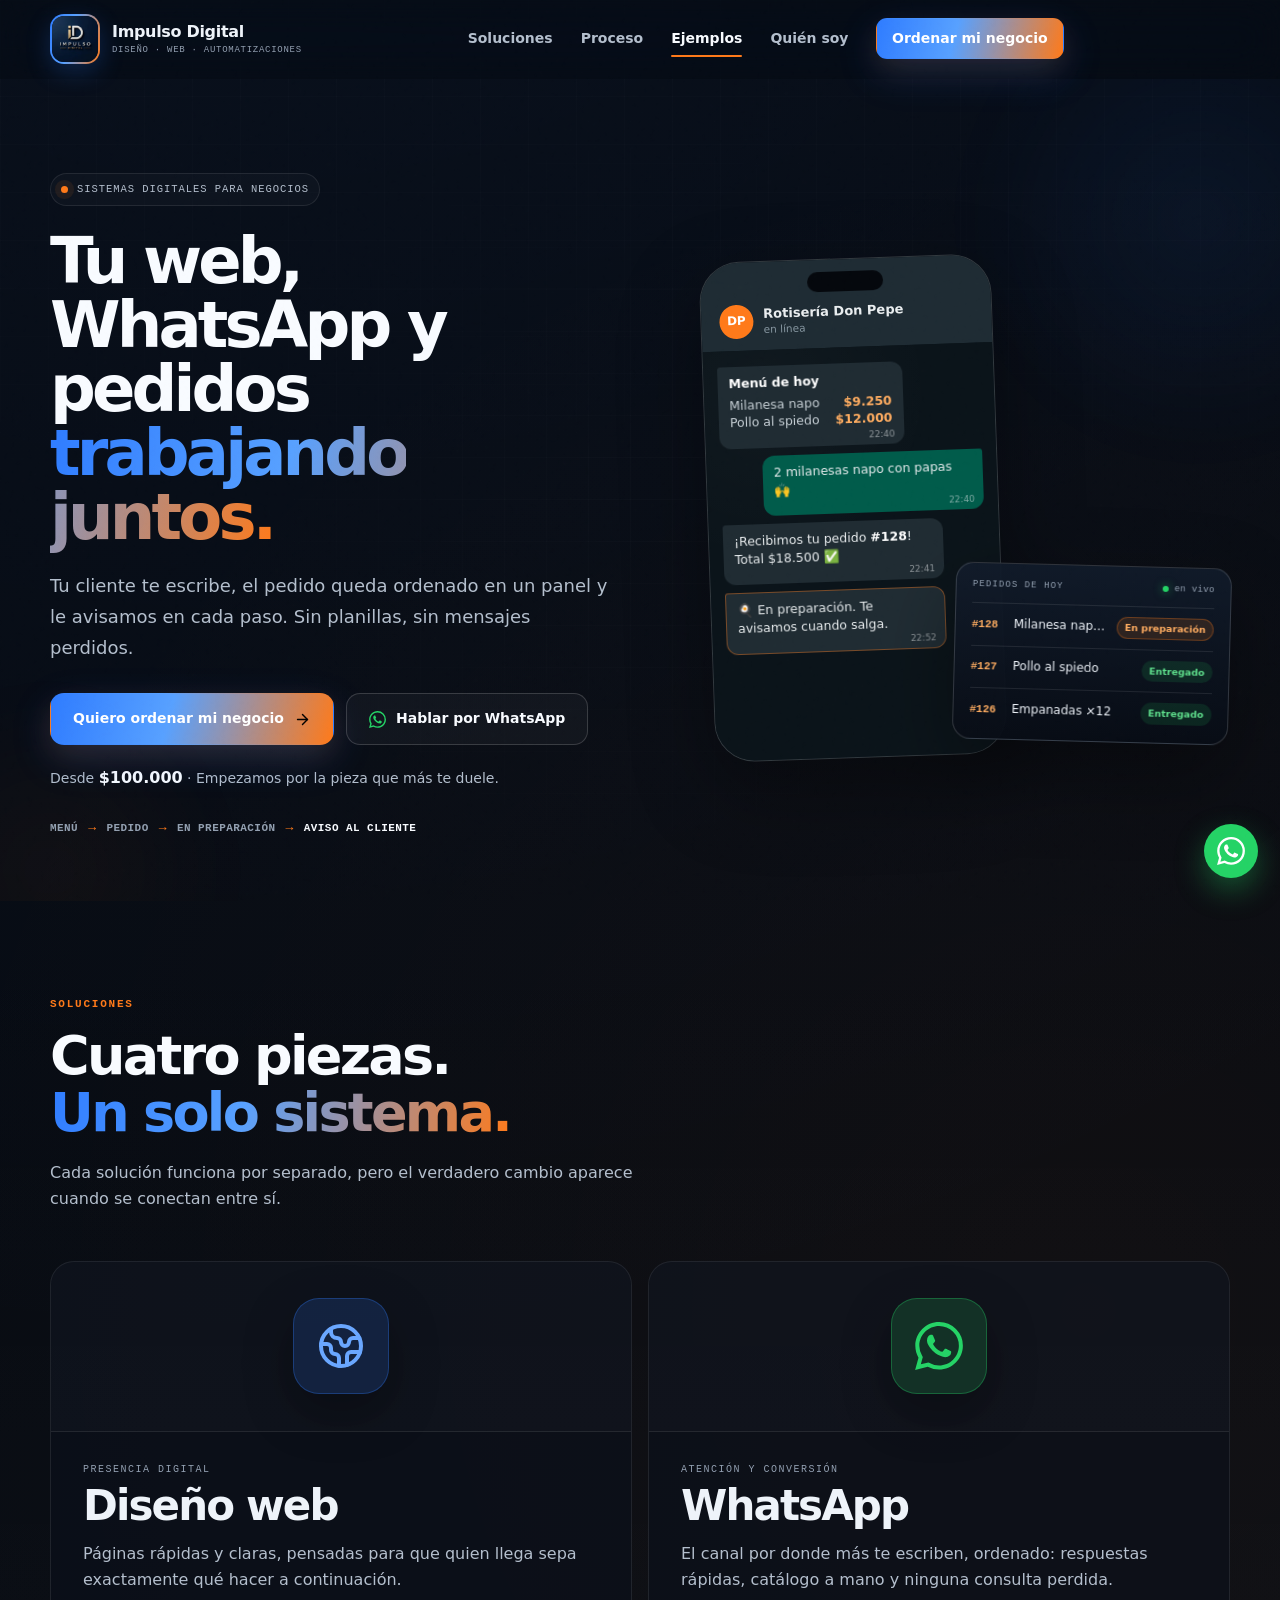
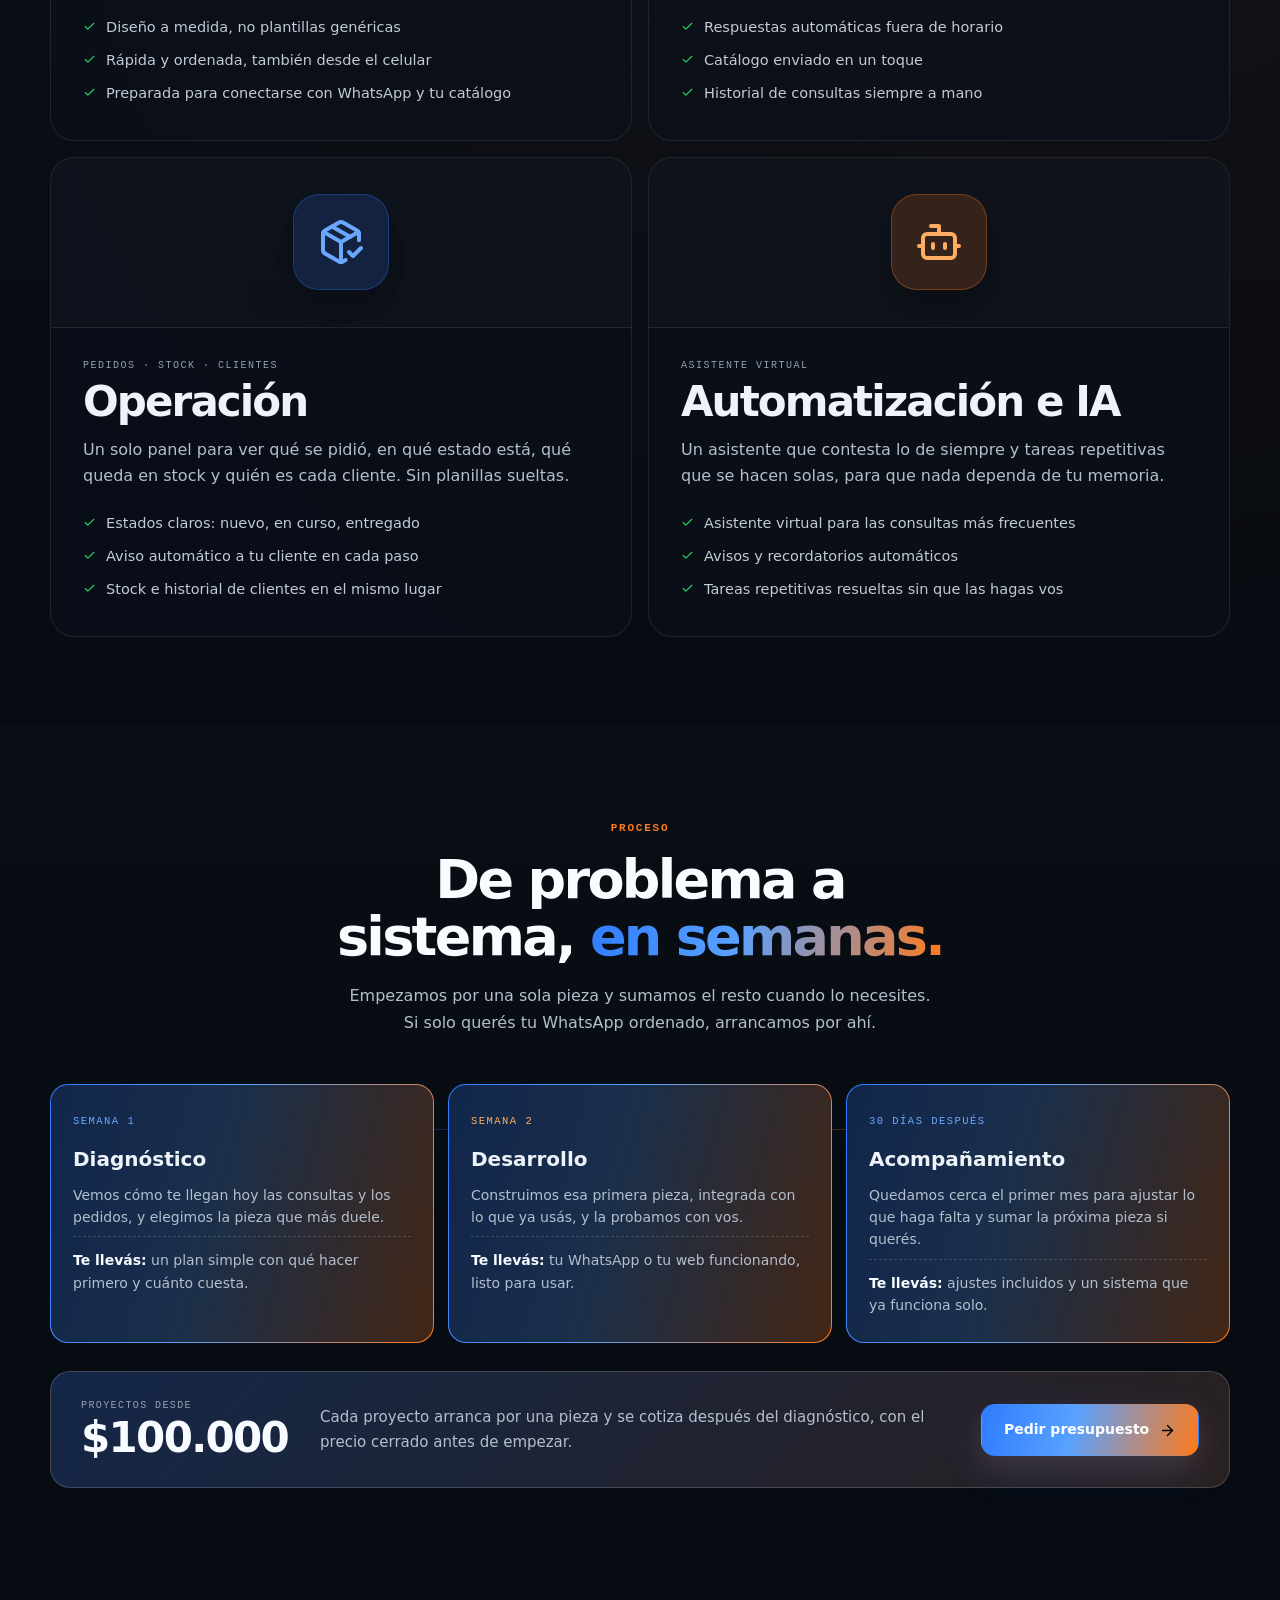
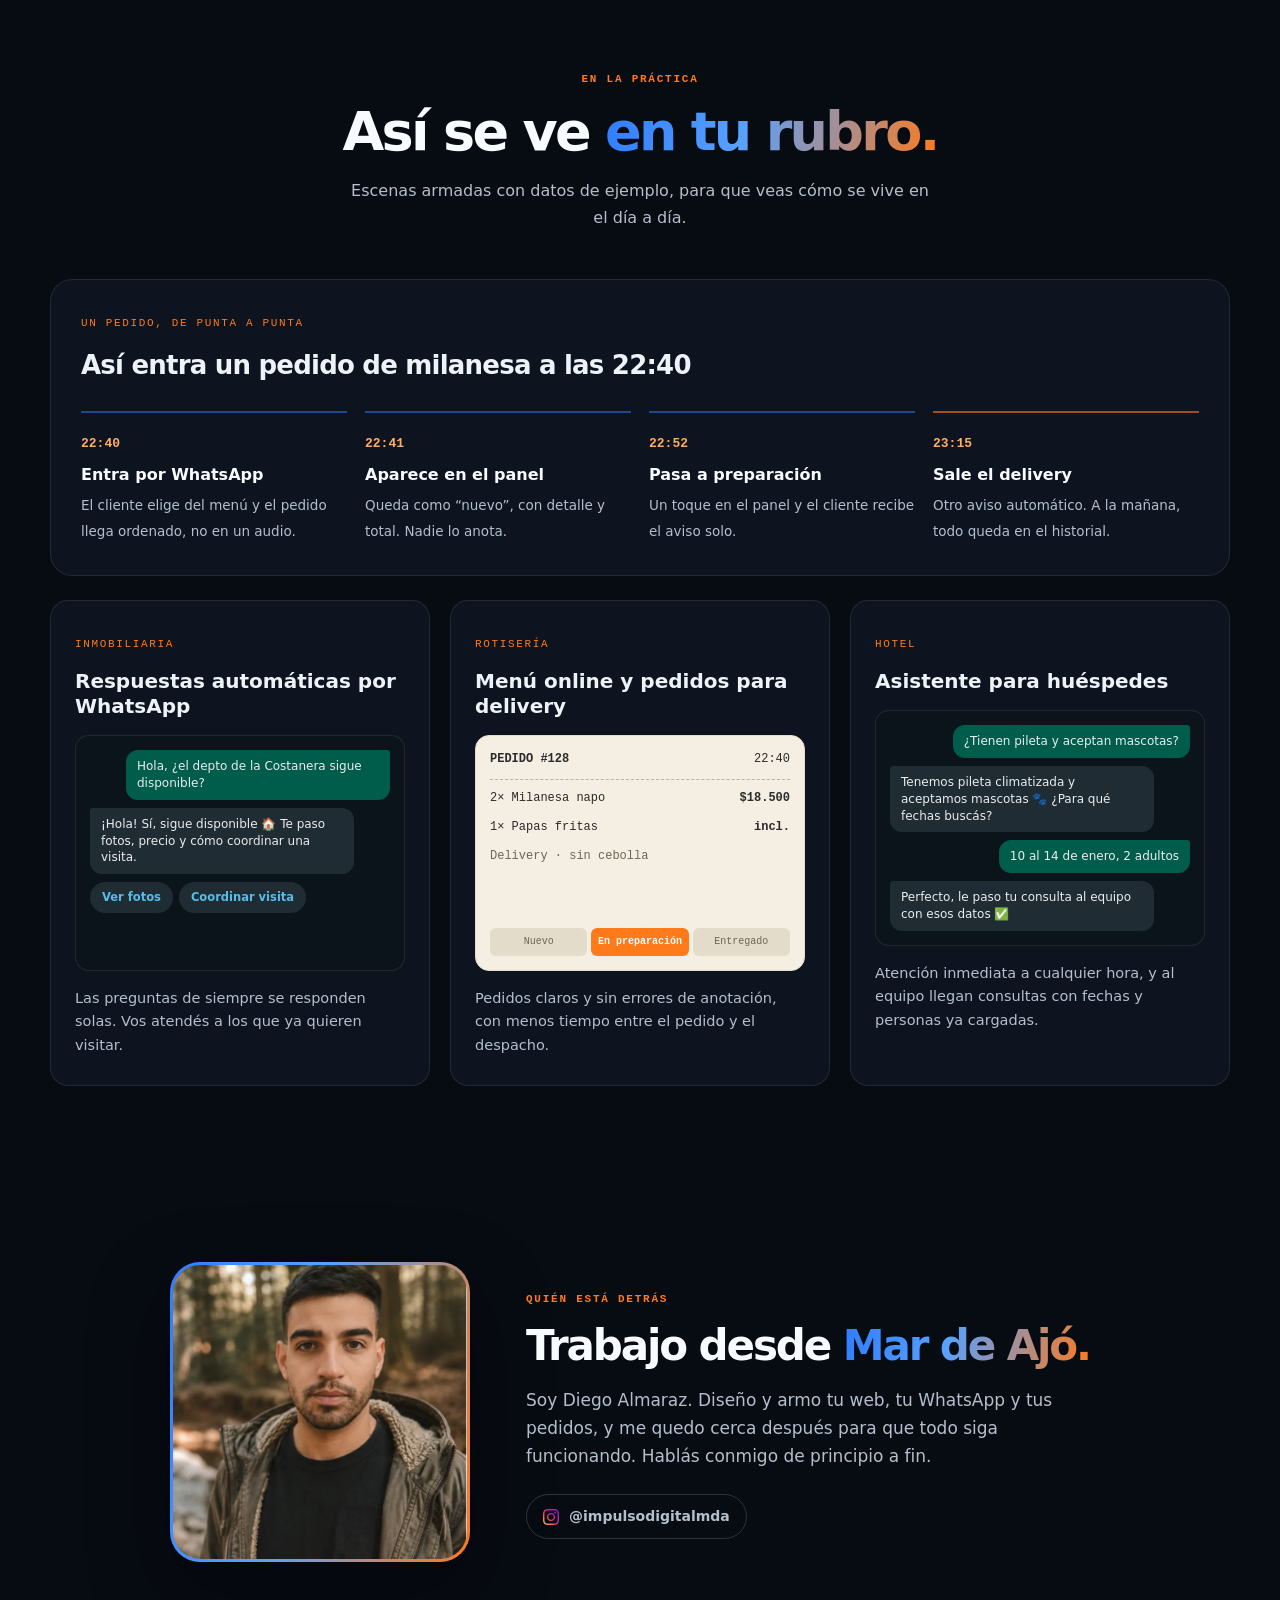
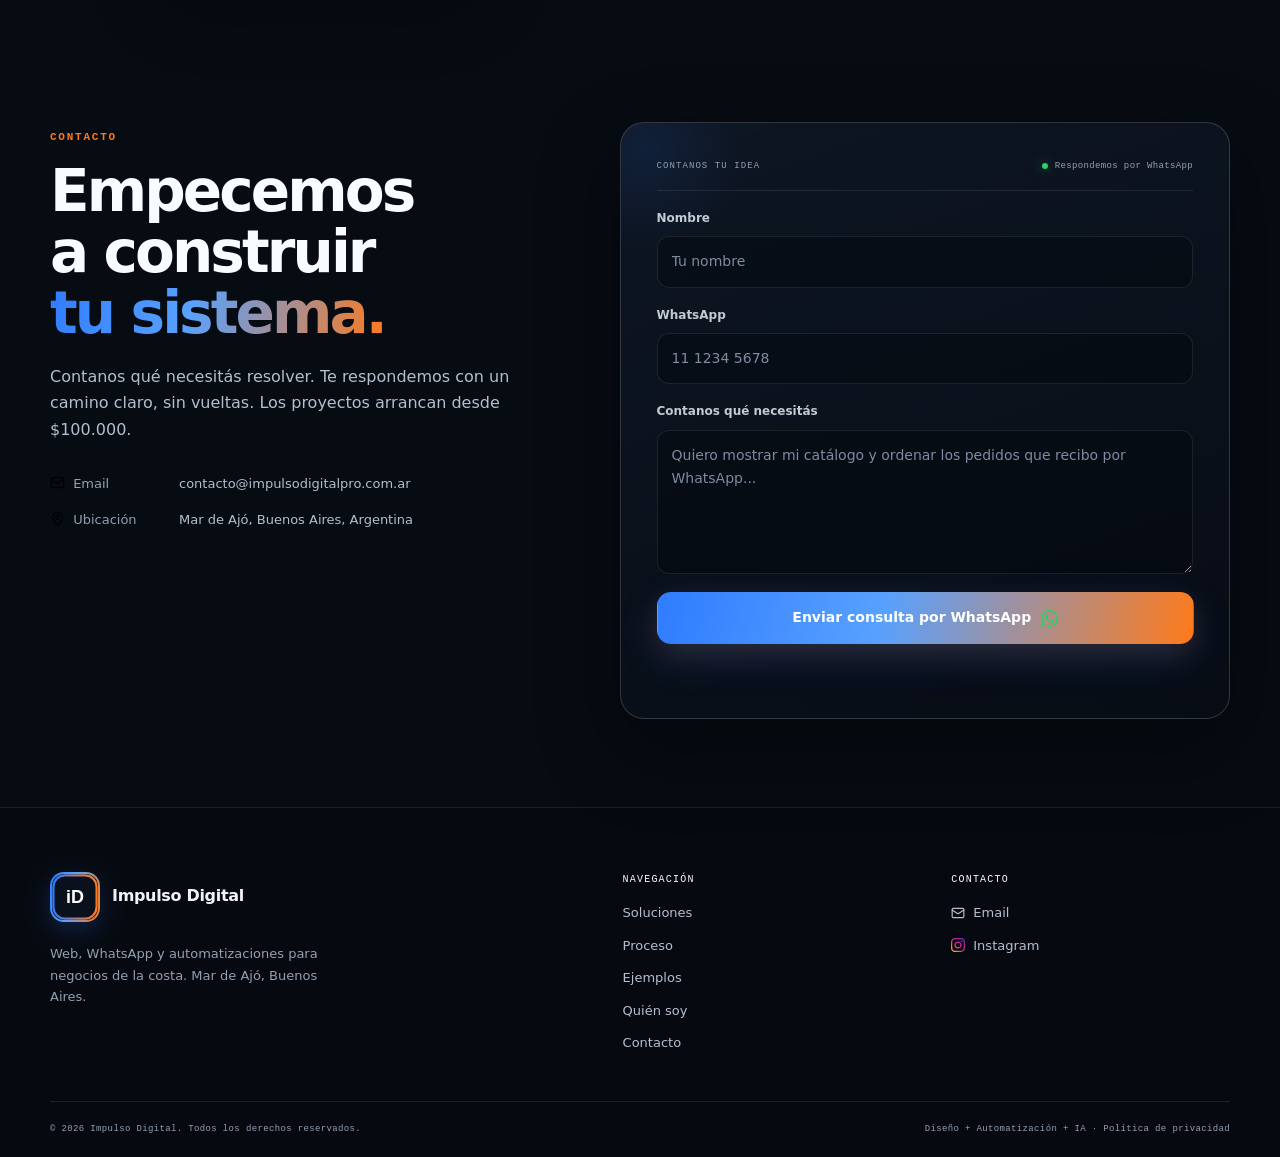
<file: index.html>
<!DOCTYPE html>

<html lang="es">
<head>
<meta charset="utf-8"/>
<meta content="width=device-width, initial-scale=1.0" name="viewport"/>
<!-- Google tag (gtag.js) -->
<script async src="https://www.googletagmanager.com/gtag/js?id=G-699Q8JJ334"></script>
<script>
  window.dataLayer = window.dataLayer || [];
  function gtag(){dataLayer.push(arguments);}
  gtag('js', new Date());

  gtag('config', 'G-699Q8JJ334');
</script>
<meta content="#070b12" name="theme-color"/>
<title>Impulso Digital — Diseño web, WhatsApp y automatizaciones para tu negocio</title>
<meta content="Conectamos tu web, WhatsApp, catálogo y gestión de pedidos en un solo sistema. Diseño de páginas y automatizaciones a medida para que tu negocio crezca sin perder consultas en el camino." name="description"/>
<link href="assets/images/favicon.svg" rel="icon" type="image/svg+xml"/>
<link href="https://impulsodigitalpro.com.ar/" rel="canonical"/>
<meta content="website" property="og:type"/>
<meta content="Impulso Digital" property="og:site_name"/>
<meta content="es_AR" property="og:locale"/>
<meta content="https://impulsodigitalpro.com.ar/" property="og:url"/>
<meta content="Impulso Digital — Diseño web, WhatsApp y automatizaciones" property="og:title"/>
<meta content="Conectamos tu web, WhatsApp, catálogo y gestión de pedidos en un solo sistema." property="og:description"/>
<meta content="https://impulsodigitalpro.com.ar/assets/images/og.png" property="og:image"/>
<meta content="1200" property="og:image:width"/>
<meta content="630" property="og:image:height"/>
<meta content="Impulso Digital: tu web, WhatsApp y pedidos trabajando juntos" property="og:image:alt"/>
<meta content="summary_large_image" name="twitter:card"/>
<meta content="Impulso Digital — Tu web, WhatsApp y pedidos trabajando juntos" name="twitter:title"/>
<meta content="Web, WhatsApp y pedidos conectados para negocios de la costa. Desde $100.000." name="twitter:description"/>
<meta content="https://impulsodigitalpro.com.ar/assets/images/og.png" name="twitter:image"/>
<meta content="vfqffnvw6rqsjheb93q4hkur2v3uor" name="facebook-domain-verification"/>
<script type="application/ld+json">
{
  "@context": "https://schema.org",
  "@type": "ProfessionalService",
  "name": "Impulso Digital",
  "url": "https://impulsodigitalpro.com.ar/",
  "image": "https://impulsodigitalpro.com.ar/assets/images/og.png",
  "logo": "https://impulsodigitalpro.com.ar/assets/images/logo.jpg",
  "description": "Diseño web, WhatsApp ordenado, gestión de pedidos y automatizaciones con IA para negocios de la costa bonaerense.",
  "email": "contacto@impulsodigitalpro.com.ar",
  "telephone": "+54 9 2233 03-3185",
  "founder": { "@type": "Person", "name": "Diego Almaraz" },
  "address": {
    "@type": "PostalAddress",
    "addressLocality": "Mar de Ajó",
    "addressRegion": "Buenos Aires",
    "addressCountry": "AR"
  },
  "areaServed": "Costa Atlántica, Buenos Aires, Argentina",
  "sameAs": ["https://www.instagram.com/impulsodigitalmda"]
}
</script>

<!-- Íconos e imágenes locales: reemplazá archivos dentro de assets/ manteniendo el mismo nombre. -->
<link href="css/style.css" rel="stylesheet"/>
</head>
<body>
  <!-- Para cambiar íconos/logos: reemplazá los archivos de assets/icons y assets/images. No hace falta tocar el HTML. -->

<a class="skip-link" href="#main">Saltar al contenido</a>
<div aria-hidden="true" class="page-noise"></div>
<header class="site-header" id="siteHeader">
<div class="container header-inner">
<a aria-label="Impulso Digital — inicio" class="brand" href="#top">
<span aria-hidden="true" class="brand-mark"><img alt="" aria-hidden="true" class="brand-logo-img" src="assets/images/logo.webp"/></span>
<span class="brand-text">
<span class="brand-name">Impulso Digital</span>
<span class="brand-tag">Diseño · Web · Automatizaciones</span>
</span>
</a>
<nav aria-label="Navegación principal" class="main-nav" id="mainNav">
<a class="nav-link" href="#soluciones">Soluciones</a>
<a class="nav-link" href="#proceso">Proceso</a>
<a class="nav-link" href="#ejemplos">Ejemplos</a>
<a class="nav-link" href="#quien">Quién soy</a>
<a class="btn btn-primary btn-sm nav-cta" href="#contacto">Ordenar mi negocio</a>
</nav>
<div class="header-actions">
<button aria-controls="mainNav" aria-expanded="false" aria-label="Abrir menú" class="nav-toggle" id="navToggle" type="button">
<span></span><span></span><span></span>
</button>
</div>
</div>
</header>
<div class="nav-scrim" id="navScrim"></div>
<main id="main">
<section class="hero" id="top">
<div aria-hidden="true" class="hero-grid-bg"></div>
<div aria-hidden="true" class="hero-orb hero-orb-blue"></div>
<div aria-hidden="true" class="hero-orb hero-orb-orange"></div>
<div class="container hero-inner">
<div class="hero-content reveal is-visible">
<div class="eyebrow"><span class="eyebrow-dot"></span> SISTEMAS DIGITALES PARA NEGOCIOS</div>
<h1 class="hero-title">
            Tu web, WhatsApp y pedidos <span class="text-gradient">trabajando juntos.</span>
</h1>
<p class="hero-subtitle">
            Tu cliente te escribe, el pedido queda ordenado en un panel y le avisamos en cada paso. Sin planillas, sin mensajes perdidos.
          </p>
<div class="hero-actions">
<a class="btn btn-primary magnetic" href="#contacto">
              Quiero ordenar mi negocio
              <img alt="" aria-hidden="true" class="local-icon" src="assets/icons/arrow-right.svg"/>
</a>
<a class="btn btn-secondary whatsapp-btn magnetic" href="https://wa.me/5492233033185" rel="noopener" target="_blank">
<img alt="" aria-hidden="true" class="local-icon" src="assets/icons/whatsapp.svg"/>
              Hablar por WhatsApp
            </a>
</div>
<p class="hero-price">Desde <strong>$100.000</strong> · Empezamos por la pieza que más te duele.</p>
<ol aria-label="Cómo viaja un pedido" class="hero-flow">
<li>Menú</li>
<li>Pedido</li>
<li>En preparación</li>
<li>Aviso al cliente</li>
</ol>
</div>
<div aria-label="Ejemplo: pedido por WhatsApp y panel de pedidos" class="hero-visual reveal is-visible" role="img">
<div class="phone-stage" id="systemShell">
<span class="stage-tag"></span>
<div aria-hidden="true" class="phone">
<div class="phone-notch"></div>
<div class="wa-head">
<span class="wa-avatar">DP</span>
<span class="wa-who"><strong>Rotisería Don Pepe</strong><small>en línea</small></span>
</div>
<div class="wa-chat">
<div class="bubble bubble-out bubble-menu" style="--d: .5s">
<b>Menú de hoy</b>
<span>Milanesa napo <i>$9.250</i></span>
<span>Pollo al spiedo <i>$12.000</i></span>
<em>22:40</em>
</div>
<div class="bubble bubble-in" style="--d: 1.6s">2 milanesas napo con papas 🙌<em>22:40</em></div>
<div class="bubble bubble-out" style="--d: 2.7s">¡Recibimos tu pedido <b>#128</b>! Total $18.500 ✅<em>22:41</em></div>
<div class="bubble bubble-out bubble-status" style="--d: 3.9s">🍳 En preparación. Te avisamos cuando salga.<em>22:52</em></div>
</div>
</div>
<div aria-hidden="true" class="panel-card">
<div class="panel-top"><span>PEDIDOS DE HOY</span><span class="panel-live"><i></i> en vivo</span></div>
<div class="panel-row is-new" style="--d: 2.9s"><b>#128</b><span>Milanesa napo ×2</span><em class="tag tag-prep">En preparación</em></div>
<div class="panel-row"><b>#127</b><span>Pollo al spiedo</span><em class="tag tag-done">Entregado</em></div>
<div class="panel-row"><b>#126</b><span>Empanadas ×12</span><em class="tag tag-done">Entregado</em></div>
</div>
</div>
</div>
</div>
</section>
<section class="solutions-section" id="soluciones">
<div class="container">
<div class="section-head reveal">
<span class="section-kicker">SOLUCIONES</span>
<h2 class="section-heading">Cuatro piezas.<br/><span class="text-gradient">Un solo sistema.</span></h2>
<p>Cada solución funciona por separado, pero el verdadero cambio aparece cuando se conectan entre sí.</p>
</div>
<div class="solutions-list">
<article class="solution-row reveal" data-accent="blue">
<div class="solution-visual">
<span class="solution-icon"><span aria-hidden="true" class="local-icon icon-mask icon-web"></span></span>
</div>
<div class="solution-copy">
<span class="solution-label">PRESENCIA DIGITAL</span>
<h3>Diseño web</h3>
<p>Páginas rápidas y claras, pensadas para que quien llega sepa exactamente qué hacer a continuación.</p>
<ul class="solution-points">
<li><img alt="" aria-hidden="true" class="local-icon" loading="lazy" src="assets/icons/check.svg"/> Diseño a medida, no plantillas genéricas</li>
<li><img alt="" aria-hidden="true" class="local-icon" loading="lazy" src="assets/icons/check.svg"/> Rápida y ordenada, también desde el celular</li>
<li><img alt="" aria-hidden="true" class="local-icon" loading="lazy" src="assets/icons/check.svg"/> Preparada para conectarse con WhatsApp y tu catálogo</li>
</ul>
</div>
</article>
<article class="solution-row reveal" data-accent="orange">
<div class="solution-visual">
<span class="solution-icon whatsapp-real"><span aria-hidden="true" class="local-icon icon-mask icon-whatsapp"></span></span>
</div>
<div class="solution-copy">
<span class="solution-label">ATENCIÓN Y CONVERSIÓN</span>
<h3>WhatsApp</h3>
<p>El canal por donde más te escriben, ordenado: respuestas rápidas, catálogo a mano y ninguna consulta perdida.</p>
<ul class="solution-points">
<li><img alt="" aria-hidden="true" class="local-icon" loading="lazy" src="assets/icons/check.svg"/> Respuestas automáticas fuera de horario</li>
<li><img alt="" aria-hidden="true" class="local-icon" loading="lazy" src="assets/icons/check.svg"/> Catálogo enviado en un toque</li>
<li><img alt="" aria-hidden="true" class="local-icon" loading="lazy" src="assets/icons/check.svg"/> Historial de consultas siempre a mano</li>
</ul>
</div>
</article>
<article class="solution-row reveal" data-accent="blue">
<div class="solution-visual">
<span class="solution-icon"><span aria-hidden="true" class="local-icon icon-mask icon-pedidos"></span></span>
</div>
<div class="solution-copy">
<span class="solution-label">PEDIDOS · STOCK · CLIENTES</span>
<h3>Operación</h3>
<p>Un solo panel para ver qué se pidió, en qué estado está, qué queda en stock y quién es cada cliente. Sin planillas sueltas.</p>
<ul class="solution-points">
<li><img alt="" aria-hidden="true" class="local-icon" loading="lazy" src="assets/icons/check.svg"/> Estados claros: nuevo, en curso, entregado</li>
<li><img alt="" aria-hidden="true" class="local-icon" loading="lazy" src="assets/icons/check.svg"/> Aviso automático a tu cliente en cada paso</li>
<li><img alt="" aria-hidden="true" class="local-icon" loading="lazy" src="assets/icons/check.svg"/> Stock e historial de clientes en el mismo lugar</li>
</ul>
</div>
</article>
<article class="solution-row reveal" data-accent="orange">
<div class="solution-visual">
<span class="solution-icon"><span aria-hidden="true" class="local-icon icon-mask icon-automation"></span></span>
</div>
<div class="solution-copy">
<span class="solution-label">ASISTENTE VIRTUAL</span>
<h3>Automatización e IA</h3>
<p>Un asistente que contesta lo de siempre y tareas repetitivas que se hacen solas, para que nada dependa de tu memoria.</p>
<ul class="solution-points">
<li><img alt="" aria-hidden="true" class="local-icon" loading="lazy" src="assets/icons/check.svg"/> Asistente virtual para las consultas más frecuentes</li>
<li><img alt="" aria-hidden="true" class="local-icon" loading="lazy" src="assets/icons/check.svg"/> Avisos y recordatorios automáticos</li>
<li><img alt="" aria-hidden="true" class="local-icon" loading="lazy" src="assets/icons/check.svg"/> Tareas repetitivas resueltas sin que las hagas vos</li>
</ul>
</div>
</article>
</div>
</div>
</section>
<section class="process-section" id="proceso">
<div class="container">
<div class="section-head centered reveal">
<span class="section-kicker">PROCESO</span>
<h2 class="section-heading">De problema a sistema, <span class="text-gradient">en semanas.</span></h2>
<p>Empezamos por una sola pieza y sumamos el resto cuando lo necesites. Si solo querés tu WhatsApp ordenado, arrancamos por ahí.</p>
</div>
<ol class="process-timeline">
<li class="process-step reveal">
<span class="step-when">SEMANA 1</span>
<h3>Diagnóstico</h3>
<p>Vemos cómo te llegan hoy las consultas y los pedidos, y elegimos la pieza que más duele.</p>
<p class="step-out"><strong>Te llevás:</strong> un plan simple con qué hacer primero y cuánto cuesta.</p>
</li>
<li class="process-step reveal">
<span class="step-when">SEMANA 2</span>
<h3>Desarrollo</h3>
<p>Construimos esa primera pieza, integrada con lo que ya usás, y la probamos con vos.</p>
<p class="step-out"><strong>Te llevás:</strong> tu WhatsApp o tu web funcionando, listo para usar.</p>
</li>
<li class="process-step reveal">
<span class="step-when">30 DÍAS DESPUÉS</span>
<h3>Acompañamiento</h3>
<p>Quedamos cerca el primer mes para ajustar lo que haga falta y sumar la próxima pieza si querés.</p>
<p class="step-out"><strong>Te llevás:</strong> ajustes incluidos y un sistema que ya funciona solo.</p>
</li>
</ol>
<div class="price-band reveal">
<div class="price-figure"><small>PROYECTOS DESDE</small><strong>$100.000</strong></div>
<p>Cada proyecto arranca por una pieza y se cotiza después del diagnóstico, con el precio cerrado antes de empezar.</p>
<a class="btn btn-primary" href="#contacto">Pedir presupuesto <img alt="" aria-hidden="true" class="local-icon" loading="lazy" src="assets/icons/arrow-right.svg"/></a>
</div>
</div>
</section>
<section class="cases-section" id="ejemplos">
<div class="container">
<div class="section-head centered reveal">
<span class="section-kicker">EN LA PRÁCTICA</span>
<h2 class="section-heading">Así se ve <span class="text-gradient">en tu rubro.</span></h2>
<p>Escenas armadas con datos de ejemplo, para que veas cómo se vive en el día a día.</p>
</div>
<div class="walk reveal">
<div class="walk-head"><span class="case-tag">UN PEDIDO, DE PUNTA A PUNTA</span><h3>Así entra un pedido de milanesa a las 22:40</h3></div>
<ol class="walk-steps">
<li><time>22:40</time><strong>Entra por WhatsApp</strong><span>El cliente elige del menú y el pedido llega ordenado, no en un audio.</span></li>
<li><time>22:41</time><strong>Aparece en el panel</strong><span>Queda como “nuevo”, con detalle y total. Nadie lo anota.</span></li>
<li><time>22:52</time><strong>Pasa a preparación</strong><span>Un toque en el panel y el cliente recibe el aviso solo.</span></li>
<li><time>23:15</time><strong>Sale el delivery</strong><span>Otro aviso automático. A la mañana, todo queda en el historial.</span></li>
</ol>
</div>
<div class="cases-grid">
<article class="case-card reveal">
<span class="case-tag">INMOBILIARIA</span>
<h3>Respuestas automáticas por WhatsApp</h3>
<div aria-hidden="true" class="scene scene-chat">
<div class="bubble bubble-in">Hola, ¿el depto de la Costanera sigue disponible?</div>
<div class="bubble bubble-out">¡Hola! Sí, sigue disponible 🏠 Te paso fotos, precio y cómo coordinar una visita.</div>
<div class="scene-chips"><span>Ver fotos</span><span>Coordinar visita</span></div>
</div>
<p>Las preguntas de siempre se responden solas. Vos atendés a los que ya quieren visitar.</p>
</article>
<article class="case-card reveal">
<span class="case-tag">ROTISERÍA</span>
<h3>Menú online y pedidos para delivery</h3>
<div aria-hidden="true" class="scene scene-ticket">
<div class="ticket-head"><b>PEDIDO #128</b><span>22:40</span></div>
<div class="ticket-line"><span>2× Milanesa napo</span><i>$18.500</i></div>
<div class="ticket-line"><span>1× Papas fritas</span><i>incl.</i></div>
<div class="ticket-line ticket-note"><span>Delivery · sin cebolla</span></div>
<div class="ticket-states"><span>Nuevo</span><span class="is-on">En preparación</span><span>Entregado</span></div>
</div>
<p>Pedidos claros y sin errores de anotación, con menos tiempo entre el pedido y el despacho.</p>
</article>
<article class="case-card reveal">
<span class="case-tag">HOTEL</span>
<h3>Asistente para huéspedes</h3>
<div aria-hidden="true" class="scene scene-chat">
<div class="bubble bubble-in">¿Tienen pileta y aceptan mascotas?</div>
<div class="bubble bubble-out">Tenemos pileta climatizada y aceptamos mascotas 🐾 ¿Para qué fechas buscás?</div>
<div class="bubble bubble-in">10 al 14 de enero, 2 adultos</div>
<div class="bubble bubble-out">Perfecto, le paso tu consulta al equipo con esos datos ✅</div>
</div>
<p>Atención inmediata a cualquier hora, y al equipo llegan consultas con fechas y personas ya cargadas.</p>
</article>
</div>
</div>
</section>
<section class="about-section" id="quien">
<div class="container about-inner">
<div class="about-photo reveal">
<img alt="Diego Almaraz, de Impulso Digital" height="900" loading="lazy" src="assets/images/diego.webp" width="720"/>
</div>
<div class="about-copy reveal">
<span class="section-kicker">QUIÉN ESTÁ DETRÁS</span>
<h2 class="section-heading">Trabajo desde <span class="text-gradient">Mar de Ajó.</span></h2>
<p>Soy Diego Almaraz. Diseño y armo tu web, tu WhatsApp y tus pedidos, y me quedo cerca después para que todo siga funcionando. Hablás conmigo de principio a fin.</p>
<a class="about-link" href="https://www.instagram.com/impulsodigitalmda" rel="noopener" target="_blank"><span aria-hidden="true" class="local-icon icon-mask icon-instagram"></span> @impulsodigitalmda</a>
</div>
</div>
</section>
<section class="contact-section" id="contacto">
<div class="container contact-inner">
<div class="contact-copy reveal">
<span class="section-kicker">CONTACTO</span>
<h2 class="section-heading">Empecemos a construir <span class="text-gradient">tu sistema.</span></h2>
<p>Contanos qué necesitás resolver. Te respondemos con un camino claro, sin vueltas. Los proyectos arrancan desde $100.000.</p>
<dl class="contact-details">
<div><dt><img alt="" aria-hidden="true" class="local-icon" loading="lazy" src="assets/icons/email.svg"/> Email</dt><dd><a href="mailto:contacto@impulsodigitalpro.com.ar">contacto@impulsodigitalpro.com.ar</a></dd></div>
<div><dt><img alt="" aria-hidden="true" class="local-icon" loading="lazy" src="assets/icons/location.svg"/> Ubicación</dt><dd>Mar de Ajó, Buenos Aires, Argentina</dd></div>
</dl>
</div>
<form class="contact-form reveal" id="contactForm" novalidate="">
<div class="form-topline">
<span>CONTANOS TU IDEA</span>
<span class="form-live"><i></i> Respondemos por WhatsApp</span>
</div>
<div class="form-row">
<label for="name">Nombre</label>
<input autocomplete="name" id="name" name="name" placeholder="Tu nombre" required="" type="text"/>
</div>
<div class="form-row">
<label for="phone">WhatsApp</label>
<input autocomplete="tel" id="phone" name="phone" placeholder="11 1234 5678" required="" type="tel"/>
</div>
<div class="form-row">
<label for="message">Contanos qué necesitás</label>
<textarea id="message" name="message" placeholder="Quiero mostrar mi catálogo y ordenar los pedidos que recibo por WhatsApp..." required="" rows="5"></textarea>
</div>
<button class="btn btn-primary btn-block" type="submit">
            Enviar consulta por WhatsApp <img alt="" aria-hidden="true" class="local-icon" loading="lazy" src="assets/icons/whatsapp.svg"/>
</button>
<p aria-live="polite" class="form-status" id="formStatus" role="status"></p>
</form>
</div>
</section>
</main>
<footer class="site-footer">
<div class="container footer-inner">
<div class="footer-brand">
<a class="brand" href="#top">
<span aria-hidden="true" class="brand-mark"><img alt="" aria-hidden="true" class="brand-logo-img" src="assets/images/logo.svg"/></span>
<span class="brand-name">Impulso Digital</span>
</a>
<p>Web, WhatsApp y automatizaciones para negocios de la costa. Mar de Ajó, Buenos Aires.</p>
</div>
<div class="footer-col">
<span class="footer-heading">Navegación</span>
<a href="#soluciones">Soluciones</a>
<a href="#proceso">Proceso</a>
<a href="#ejemplos">Ejemplos</a>
<a href="#quien">Quién soy</a>
<a href="#contacto">Contacto</a>
</div>
<div class="footer-col">
<span class="footer-heading">Contacto</span>
<a href="mailto:contacto@impulsodigitalpro.com.ar"><span aria-hidden="true" class="local-icon icon-mask icon-email"></span> Email</a>
<a href="https://www.instagram.com/impulsodigitalmda" rel="noopener" target="_blank"><span aria-hidden="true" class="local-icon icon-mask icon-instagram"></span> Instagram</a>
</div>
</div>
<div class="container footer-bottom">
<p>© <span id="year"></span> Impulso Digital. Todos los derechos reservados.</p>
<span>Diseño + Automatización + IA · <a href="privacidad.html">Política de privacidad</a></span>
</div>
</footer>
<a aria-label="Escribinos por WhatsApp" class="wa-float" href="https://wa.me/5492233033185" rel="noopener" target="_blank"><span aria-hidden="true" class="local-icon icon-mask icon-whatsapp"></span></a>
<button aria-label="Volver arriba" class="back-to-top" id="backToTop" type="button">
<img alt="" aria-hidden="true" class="local-icon" loading="lazy" src="assets/icons/arrow-up.svg"/>
</button>
<script src="js/script.js"></script>
</body>
</html>
</file>
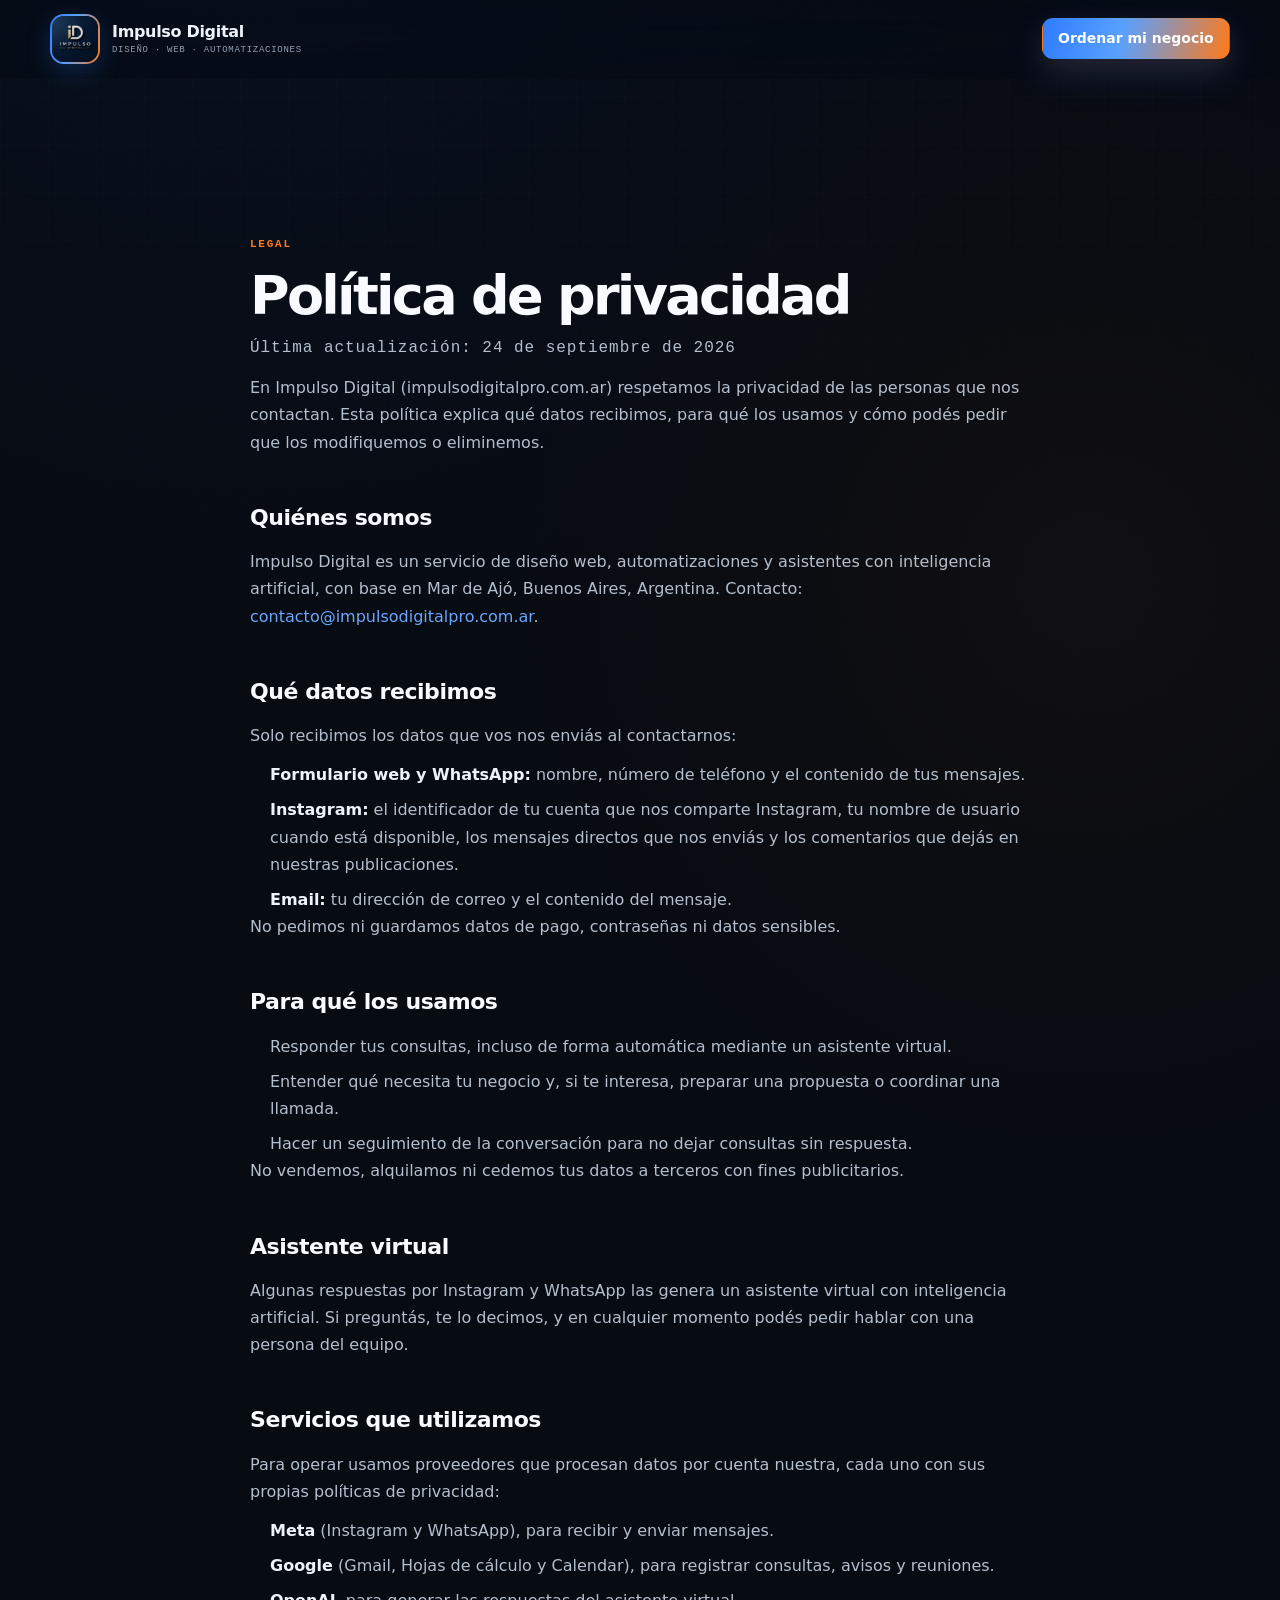
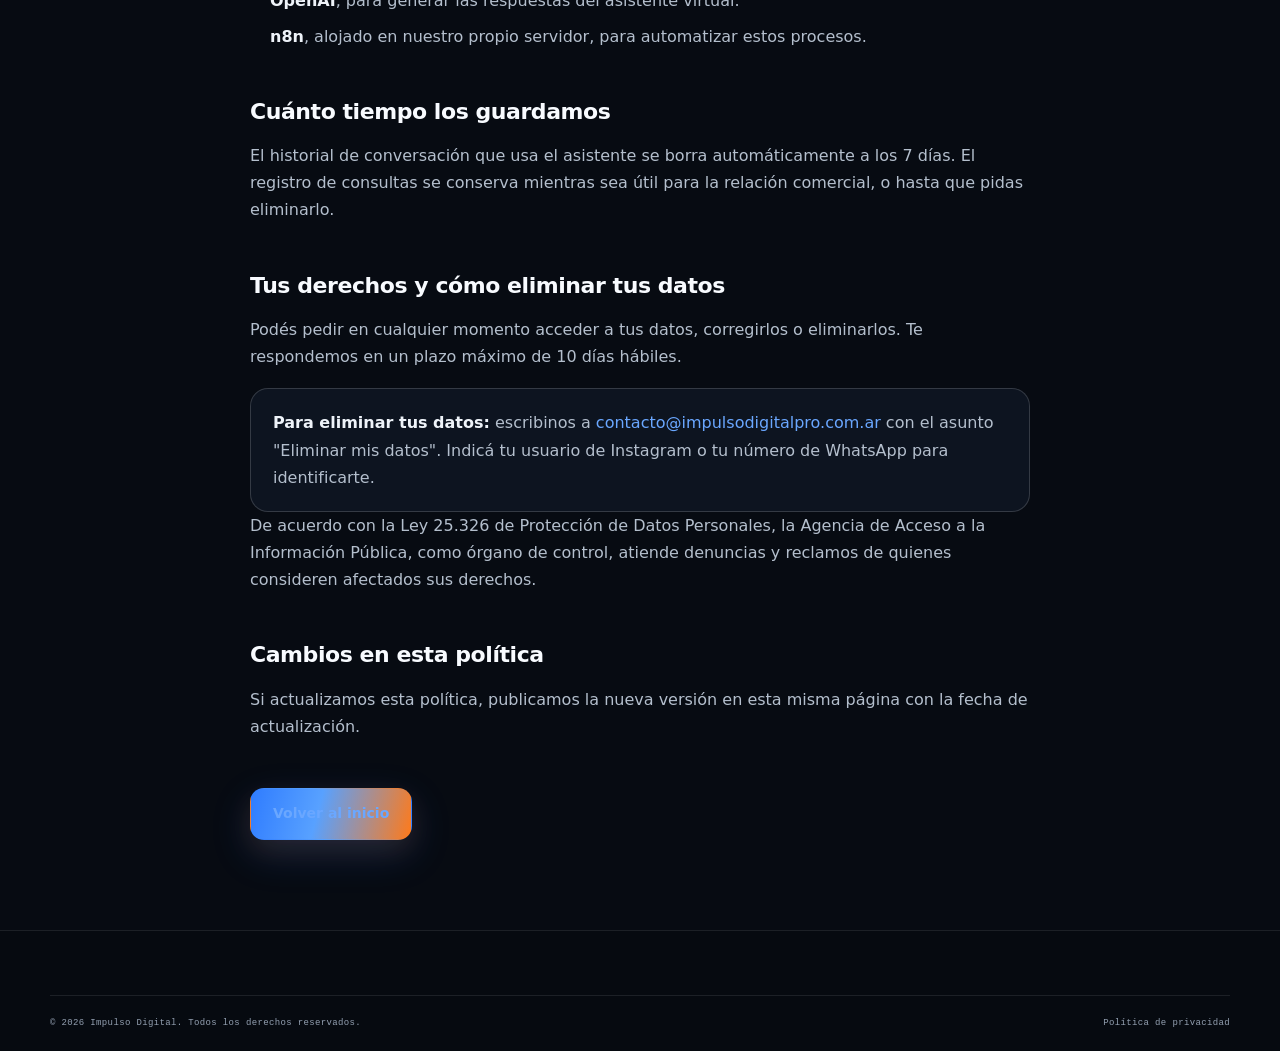
<file: privacidad.html>
<!DOCTYPE html>

<html lang="es">
<head>
<meta charset="utf-8"/>
<meta content="width=device-width, initial-scale=1.0" name="viewport"/>
<!-- Google tag (gtag.js) -->
<script async src="https://www.googletagmanager.com/gtag/js?id=G-699Q8JJ334"></script>
<script>
  window.dataLayer = window.dataLayer || [];
  function gtag(){dataLayer.push(arguments);}
  gtag('js', new Date());

  gtag('config', 'G-699Q8JJ334');
</script>
<meta content="#070b12" name="theme-color"/>
<title>Política de privacidad — Impulso Digital</title>
<meta content="Cómo Impulso Digital recibe, usa y protege los datos de quienes nos contactan por la web, WhatsApp e Instagram." name="description"/>
<link href="assets/images/favicon.svg" rel="icon" type="image/svg+xml"/>
<link href="https://impulsodigitalpro.com.ar/privacidad.html" rel="canonical"/>
<link href="css/style.css" rel="stylesheet"/>
<style>
  .legal { padding: 150px 0 90px; }
  .legal-inner { max-width: 780px; }
  .legal .section-heading { margin-bottom: 10px; }
  .legal-updated { color: var(--muted-2); font-family: var(--font-mono); font-size: 12px; letter-spacing: .06em; }
  .legal h2 { margin: 44px 0 12px; font-family: var(--font-display); font-size: 22px; letter-spacing: -.02em; color: var(--white); }
  .legal p, .legal li { color: var(--muted); font-size: 16px; line-height: 1.7; }
  .legal p + p { margin-top: 12px; }
  .legal ul { margin: 12px 0 0; padding-left: 20px; display: grid; gap: 8px; }
  .legal strong { color: var(--text); }
  .legal a { color: var(--blue-2); }
  .legal-card { margin-top: 18px; padding: 20px 22px; border: 1px solid var(--line-strong); border-radius: var(--radius); background: var(--panel); }
  .legal-back { display: inline-flex; margin-top: 48px; }
  @media (max-width: 640px) { .legal { padding: 120px 0 70px; } }
</style>
</head>
<body>
<div aria-hidden="true" class="page-noise"></div>
<header class="site-header" id="siteHeader">
<div class="container header-inner">
<a aria-label="Impulso Digital — inicio" class="brand" href="index.html">
<span aria-hidden="true" class="brand-mark"><img alt="" aria-hidden="true" class="brand-logo-img" src="assets/images/logo.webp"/></span>
<span class="brand-text">
<span class="brand-name">Impulso Digital</span>
<span class="brand-tag">Diseño · Web · Automatizaciones</span>
</span>
</a>
<a class="btn btn-primary btn-sm" href="index.html#contacto">Ordenar mi negocio</a>
</div>
</header>
<main id="main">
<section class="legal">
<div class="container legal-inner">
<span class="section-kicker">LEGAL</span>
<h1 class="section-heading">Política de privacidad</h1>
<p class="legal-updated">Última actualización: 24 de septiembre de 2026</p>

<p>En Impulso Digital (impulsodigitalpro.com.ar) respetamos la privacidad de las personas que nos contactan. Esta política explica qué datos recibimos, para qué los usamos y cómo podés pedir que los modifiquemos o eliminemos.</p>

<h2>Quiénes somos</h2>
<p>Impulso Digital es un servicio de diseño web, automatizaciones y asistentes con inteligencia artificial, con base en Mar de Ajó, Buenos Aires, Argentina. Contacto: <a href="mailto:contacto@impulsodigitalpro.com.ar">contacto@impulsodigitalpro.com.ar</a>.</p>

<h2>Qué datos recibimos</h2>
<p>Solo recibimos los datos que vos nos enviás al contactarnos:</p>
<ul>
<li><strong>Formulario web y WhatsApp:</strong> nombre, número de teléfono y el contenido de tus mensajes.</li>
<li><strong>Instagram:</strong> el identificador de tu cuenta que nos comparte Instagram, tu nombre de usuario cuando está disponible, los mensajes directos que nos enviás y los comentarios que dejás en nuestras publicaciones.</li>
<li><strong>Email:</strong> tu dirección de correo y el contenido del mensaje.</li>
</ul>
<p>No pedimos ni guardamos datos de pago, contraseñas ni datos sensibles.</p>

<h2>Para qué los usamos</h2>
<ul>
<li>Responder tus consultas, incluso de forma automática mediante un asistente virtual.</li>
<li>Entender qué necesita tu negocio y, si te interesa, preparar una propuesta o coordinar una llamada.</li>
<li>Hacer un seguimiento de la conversación para no dejar consultas sin respuesta.</li>
</ul>
<p>No vendemos, alquilamos ni cedemos tus datos a terceros con fines publicitarios.</p>

<h2>Asistente virtual</h2>
<p>Algunas respuestas por Instagram y WhatsApp las genera un asistente virtual con inteligencia artificial. Si preguntás, te lo decimos, y en cualquier momento podés pedir hablar con una persona del equipo.</p>

<h2>Servicios que utilizamos</h2>
<p>Para operar usamos proveedores que procesan datos por cuenta nuestra, cada uno con sus propias políticas de privacidad:</p>
<ul>
<li><strong>Meta</strong> (Instagram y WhatsApp), para recibir y enviar mensajes.</li>
<li><strong>Google</strong> (Gmail, Hojas de cálculo y Calendar), para registrar consultas, avisos y reuniones.</li>
<li><strong>OpenAI</strong>, para generar las respuestas del asistente virtual.</li>
<li><strong>n8n</strong>, alojado en nuestro propio servidor, para automatizar estos procesos.</li>
</ul>

<h2>Cuánto tiempo los guardamos</h2>
<p>El historial de conversación que usa el asistente se borra automáticamente a los 7 días. El registro de consultas se conserva mientras sea útil para la relación comercial, o hasta que pidas eliminarlo.</p>

<h2 id="eliminacion">Tus derechos y cómo eliminar tus datos</h2>
<p>Podés pedir en cualquier momento acceder a tus datos, corregirlos o eliminarlos. Te respondemos en un plazo máximo de 10 días hábiles.</p>
<div class="legal-card">
<p><strong>Para eliminar tus datos:</strong> escribinos a <a href="mailto:contacto@impulsodigitalpro.com.ar?subject=Eliminar%20mis%20datos">contacto@impulsodigitalpro.com.ar</a> con el asunto "Eliminar mis datos". Indicá tu usuario de Instagram o tu número de WhatsApp para identificarte.</p>
</div>
<p>De acuerdo con la Ley 25.326 de Protección de Datos Personales, la Agencia de Acceso a la Información Pública, como órgano de control, atiende denuncias y reclamos de quienes consideren afectados sus derechos.</p>

<h2>Cambios en esta política</h2>
<p>Si actualizamos esta política, publicamos la nueva versión en esta misma página con la fecha de actualización.</p>

<a class="btn btn-primary legal-back" href="index.html">Volver al inicio</a>
</div>
</section>
</main>
<footer class="site-footer">
<div class="container footer-bottom">
<p>© <span id="year"></span> Impulso Digital. Todos los derechos reservados.</p>
<a href="privacidad.html">Política de privacidad</a>
</div>
</footer>
<script>document.getElementById('year').textContent = new Date().getFullYear();</script>
</body>
</html>
</file>
<file: css/style.css>
/* ==========================================================================
   Impulso Digital — Redesign 2026 (versión mejorada)
   Identidad: azul + naranja + blanco + grises. Verde reservado a WhatsApp.
   Tipografías: fuentes del sistema (sin conexiones externas)

   Cambios respecto a la versión anterior:
   - Espaciado de secciones más compacto (110px -> 88px).
   - Efectos decorativos suavizados (orbes, grilla y ruido más sutiles).
   ========================================================================== */

:root {
  --bg: #070b12;
  --bg-2: #0a101a;
  --panel: #0d1420;
  --panel-2: #111b2a;
  --white: #f8fbff;
  --text: #eef3f9;
  --muted: #b4bfcd;
  --muted-2: #93a0b1;
  --line: rgba(255,255,255,.09);
  --line-strong: rgba(255,255,255,.16);

  --blue: #2f7cff;
  --blue-2: #6aa7ff;
  --blue-soft: rgba(47,124,255,.13);
  --orange: #ff7a1a;
  --orange-2: #ffad61;
  --orange-soft: rgba(255,122,26,.13);
  --wa: #25d366;
  --danger: #ff6b78;

  --brand-gradient: linear-gradient(105deg, var(--blue) 0%, #58a1ff 42%, var(--orange) 100%);
  --brand-gradient-2: linear-gradient(135deg, rgba(47,124,255,.18), rgba(255,122,26,.12));

  --font-display: 'Segoe UI Variable Display', 'Aptos Display', 'Segoe UI', system-ui, sans-serif;
  --font-body: 'Segoe UI Variable Text', 'Aptos', 'Segoe UI', system-ui, sans-serif;
  --font-mono: 'Cascadia Mono', 'SFMono-Regular', Consolas, monospace;

  --container: 1180px;
  --radius-sm: 12px;
  --radius: 18px;
  --radius-lg: 28px;
  --ease: cubic-bezier(.2,.75,.25,1);
  --shadow: 0 30px 80px rgba(0,0,0,.35);
}

* { box-sizing: border-box; margin: 0; padding: 0; }
html { scroll-behavior: smooth; scroll-padding-top: 92px; }
body {
  min-height: 100vh;
  overflow-x: hidden;
  background:
    radial-gradient(circle at 20% -10%, rgba(47,124,255,.06), transparent 30%),
    radial-gradient(circle at 85% 22%, rgba(255,122,26,.04), transparent 25%),
    var(--bg);
  color: var(--text);
  font-family: var(--font-body);
  font-size: 16px;
  line-height: 1.65;
  -webkit-font-smoothing: antialiased;
}

body::before {
  content: '';
  position: fixed;
  inset: 0;
  z-index: -3;
  background-image: linear-gradient(rgba(255,255,255,.014) 1px, transparent 1px), linear-gradient(90deg, rgba(255,255,255,.014) 1px, transparent 1px);
  background-size: 48px 48px;
  mask-image: linear-gradient(to bottom, #000 0, transparent 75%);
}

.page-noise {
  position: fixed;
  inset: 0;
  z-index: 999;
  opacity: .012;
  pointer-events: none;
  background-image: url("data:image/svg+xml,%3Csvg viewBox='0 0 180 180' xmlns='http://www.w3.org/2000/svg'%3E%3Cfilter id='n'%3E%3CfeTurbulence type='fractalNoise' baseFrequency='.85' numOctaves='3' stitchTiles='stitch'/%3E%3C/filter%3E%3Crect width='100%25' height='100%25' filter='url(%23n)' opacity='.8'/%3E%3C/svg%3E");
}

img, svg { display: block; max-width: 100%; }
.local-icon { width: 1em; height: 1em; object-fit: contain; flex: 0 0 auto; display: inline-block; vertical-align: -0.12em; }
.btn .local-icon { width: 17px; height: 17px; }
.solution-icon .local-icon { width: 48px; height: 48px; }
.back-to-top .local-icon { width: 17px; height: 17px; }
a { color: inherit; text-decoration: none; }
ul, ol { list-style: none; }
button, input, textarea { font: inherit; }
button { color: inherit; border: 0; background: none; cursor: pointer; }
input, textarea { color: inherit; }

::selection { color: #fff; background: var(--orange); }

.container { width: min(var(--container), calc(100% - 48px)); margin-inline: auto; }
section { position: relative; padding: 88px 0; }

.skip-link {
  position: fixed; left: 16px; top: -80px; z-index: 1000;
  padding: 10px 16px; border-radius: 10px; background: var(--white); color: var(--bg);
  font-weight: 700; transition: top .2s ease;
}
.skip-link:focus { top: 16px; }

:focus-visible { outline: 2px solid var(--orange); outline-offset: 4px; }

/* ---------- Header ---------- */
.site-header {
  position: sticky; top: 0; z-index: 100;
  background: rgba(7,11,18,.56);
  border-bottom: 1px solid transparent;
  backdrop-filter: blur(18px) saturate(140%);
  -webkit-backdrop-filter: blur(18px) saturate(140%);
  transition: background .3s ease, border-color .3s ease, box-shadow .3s ease;
}
.site-header.is-scrolled {
  background: rgba(7,11,18,.86);
  border-bottom-color: var(--line);
  box-shadow: 0 12px 40px rgba(0,0,0,.18);
}
.header-inner { height: 78px; display: flex; align-items: center; justify-content: space-between; gap: 28px; }
.brand { display: inline-flex; align-items: center; gap: 12px; min-width: max-content; }
.brand-mark {
  position: relative; width: 50px; height: 50px; border-radius: 14px; padding: 2px; overflow: hidden;
  display: grid; place-items: center; background: var(--brand-gradient); box-shadow: 0 8px 24px rgba(47,124,255,.22);
}
.brand-mark::before { content: ''; position: absolute; inset: 2px; border-radius: 12px; background: #0b111c; }
.brand-logo-img { position: relative; z-index: 1; width: 100%; height: 100%; object-fit: cover; border-radius: 12px; }
.brand-mark img { display: block; }
.brand-text { display: flex; flex-direction: column; line-height: 1.15; }
.brand-name { font-family: var(--font-display); font-size: 16px; font-weight: 700; letter-spacing: -.02em; }
.brand-tag { margin-top: 4px; font-family: var(--font-mono); font-size: 9px; letter-spacing: .08em; color: var(--muted-2); text-transform: uppercase; }
.main-nav { display: flex; align-items: center; gap: 28px; }
.nav-link { position: relative; padding: 8px 0; font-size: 14px; font-weight: 600; color: var(--muted); transition: color .2s ease; }
.nav-link::after { content: ''; position: absolute; left: 0; right: 100%; bottom: 2px; height: 2px; border-radius: 2px; background: var(--orange); transition: right .25s var(--ease); }
.nav-link:hover, .nav-link.is-active { color: var(--white); }
.nav-link:hover::after, .nav-link.is-active::after { right: 0; }
.header-actions { display: flex; align-items: center; gap: 12px; }
.nav-toggle { display: none; width: 44px; height: 44px; border: 1px solid var(--line); border-radius: 12px; align-items: center; justify-content: center; flex-direction: column; gap: 5px; }
.nav-toggle span { width: 19px; height: 2px; border-radius: 2px; background: var(--white); transition: transform .3s var(--ease), opacity .2s ease; }
.nav-toggle[aria-expanded="true"] span:nth-child(1) { transform: translateY(7px) rotate(45deg); }
.nav-toggle[aria-expanded="true"] span:nth-child(2) { opacity: 0; }
.nav-toggle[aria-expanded="true"] span:nth-child(3) { transform: translateY(-7px) rotate(-45deg); }
.nav-scrim { position: fixed; inset: 0; z-index: 90; opacity: 0; pointer-events: none; background: rgba(1,4,8,.7); backdrop-filter: blur(5px); transition: opacity .25s ease; }
.nav-scrim.is-visible { opacity: 1; pointer-events: auto; }

/* ---------- Buttons ---------- */
.btn {
  position: relative; overflow: hidden; min-height: 52px; padding: 13px 22px; border-radius: 14px;
  display: inline-flex; align-items: center; justify-content: center; gap: 10px;
  border: 1px solid transparent; font-family: var(--font-body); font-size: 14px; font-weight: 800;
  transition: transform .25s var(--ease), box-shadow .25s var(--ease), border-color .25s ease, background .25s ease;
  will-change: transform;
}
.btn::before { content: ''; position: absolute; inset: 0 auto 0 -75%; width: 48%; background: linear-gradient(100deg, transparent, rgba(255,255,255,.28), transparent); transform: skewX(-18deg); transition: left .65s var(--ease); pointer-events: none; }
.btn:hover::before { left: 125%; }
.btn > * { position: relative; z-index: 1; }
.btn-primary { color: #fff; background: var(--brand-gradient); box-shadow: 0 14px 40px rgba(47,124,255,.18), 0 10px 28px rgba(255,122,26,.13); }
.btn-primary:hover { transform: translateY(-3px); box-shadow: 0 18px 48px rgba(47,124,255,.24), 0 12px 34px rgba(255,122,26,.2); }
.btn-secondary { color: var(--white); border-color: var(--line-strong); background: rgba(255,255,255,.035); }
.btn-secondary:hover { transform: translateY(-3px); border-color: rgba(255,255,255,.28); background: rgba(255,255,255,.06); }
.btn-sm { min-height: 40px; padding: 8px 15px; border-radius: 11px; }
.btn-block { width: 100%; }
.whatsapp-btn i { color: var(--wa); font-size: 20px; }

/* ---------- Global headings ---------- */
.section-head { max-width: 700px; margin-bottom: 48px; }
.section-head.centered { margin-inline: auto; text-align: center; }
.section-kicker { display: inline-flex; font-family: var(--font-mono); font-size: 11px; font-weight: 600; letter-spacing: .16em; color: var(--orange); text-transform: uppercase; }
.section-heading { margin-top: 13px; font-family: var(--font-display); font-size: clamp(32px, 4.4vw, 54px); line-height: 1.05; letter-spacing: -.05em; font-weight: 700; color: var(--white); }
.section-head p { margin-top: 18px; max-width: 58ch; color: var(--muted); font-size: 16px; }
.section-head.centered p { margin-inline: auto; }
.text-orange { color: var(--orange); }
.text-gradient { background: var(--brand-gradient); -webkit-background-clip: text; background-clip: text; color: transparent; }

/* ---------- Hero ---------- */
.hero { min-height: calc(100vh - 78px); padding: 72px 0 40px; display: flex; flex-direction: column; justify-content: center; overflow: clip; }
.hero-grid-bg { position: absolute; inset: 0; z-index: -2; background-image: linear-gradient(rgba(255,255,255,.014) 1px, transparent 1px), linear-gradient(90deg, rgba(255,255,255,.014) 1px, transparent 1px); background-size: 42px 42px; mask-image: radial-gradient(circle at center, #000 0, transparent 72%); }
.hero-orb { position: absolute; z-index: -1; border-radius: 50%; filter: blur(32px); opacity: .38; pointer-events: none; animation: orb-float 12s ease-in-out infinite; }
.hero-orb-blue { width: 520px; height: 520px; right: -180px; top: -120px; background: radial-gradient(circle, rgba(47,124,255,.2), transparent 67%); }
.hero-orb-orange { width: 420px; height: 420px; left: -160px; bottom: -180px; background: radial-gradient(circle, rgba(255,122,26,.12), transparent 67%); animation-delay: -5s; }
@keyframes orb-float { 50% { transform: translate3d(0, 22px, 0) scale(1.04); } }
.hero-inner { display: grid; grid-template-columns: 1.02fr .98fr; align-items: center; gap: 68px; }
.eyebrow { width: fit-content; display: inline-flex; align-items: center; gap: 9px; padding: 7px 10px; border: 1px solid var(--line); border-radius: 999px; background: rgba(255,255,255,.025); color: var(--muted); font-family: var(--font-mono); font-size: 10.5px; letter-spacing: .09em; }
.eyebrow-dot { width: 7px; height: 7px; border-radius: 50%; background: var(--orange); box-shadow: 0 0 0 6px rgba(255,122,26,.08); animation: blink 2s ease-in-out infinite; }
@keyframes blink { 50% { box-shadow: 0 0 0 2px rgba(255,122,26,.03), 0 0 16px rgba(255,122,26,.6); } }
.hero-title { margin-top: 23px; font-family: var(--font-display); font-size: clamp(40px, 5.2vw, 64px); line-height: 1; letter-spacing: -.06em; font-weight: 700; color: var(--white); }
.hero-subtitle { margin-top: 22px; max-width: 57ch; color: var(--muted); font-size: clamp(16px, 1.6vw, 18px); line-height: 1.7; }
.hero-actions { display: flex; flex-wrap: wrap; gap: 12px; margin-top: 30px; }

.hero-visual { perspective: 1200px; }
.solution-icon.whatsapp-real { color: var(--wa); }
/* ---------- Solutions ---------- */
.solutions-section { background: linear-gradient(180deg, transparent, rgba(255,255,255,.015), transparent); }
.solutions-list { display: grid; grid-template-columns: repeat(2, 1fr); gap: 16px; }
.solution-row { position: relative; overflow: hidden; display: grid; grid-template-columns: 1fr; grid-template-rows: auto 1fr; align-items: stretch; border: 1px solid var(--line); border-radius: 24px; background: rgba(11,17,27,.64); transition: transform .35s var(--ease), border-color .35s ease, background .35s ease; }
.solution-row:hover { transform: translateY(-4px); background: rgba(13,21,33,.82); }
.solution-row[data-accent="blue"]:hover { border-color: rgba(47,124,255,.35); }
.solution-row[data-accent="orange"]:hover { border-color: rgba(255,122,26,.35); }
.solution-visual { position: relative; min-height: 170px; display: grid; place-items: center; border-bottom: 1px solid var(--line); background: rgba(255,255,255,.015); }
.solution-icon { width: 96px; height: 96px; display: grid; place-items: center; border-radius: 26px; background: rgba(47,124,255,.16); border: 1px solid rgba(47,124,255,.3); color: var(--blue-2); font-size: 40px; box-shadow: 0 18px 50px rgba(0,0,0,.3); transition: transform .35s var(--ease); }
.solution-row[data-accent="orange"] .solution-icon:not(.whatsapp-real) { background: rgba(255,122,26,.16); border-color: rgba(255,122,26,.32); color: var(--orange-2); }
.solution-icon.whatsapp-real { background: rgba(37,211,102,.16); border-color: rgba(37,211,102,.32); }
.solution-row:hover .solution-icon { transform: rotate(-4deg) scale(1.05); }
.solution-row:hover .solution-icon { box-shadow: 0 20px 52px rgba(0,0,0,.32), 0 0 28px rgba(47,124,255,.13); }
.solution-row[data-accent="orange"]:hover .solution-icon { box-shadow: 0 20px 52px rgba(0,0,0,.32), 0 0 28px rgba(255,122,26,.14); }
.solution-copy { padding: 30px 32px 34px; display: flex; flex-direction: column; justify-content: center; }
.solution-label { font-family: var(--font-mono); font-size: 10px; letter-spacing: .15em; color: var(--muted-2); }
.solution-copy h3 { margin-top: 7px; font-family: var(--font-display); font-size: clamp(28px, 3.6vw, 42px); line-height: 1; letter-spacing: -.045em; }
.solution-copy > p { margin-top: 14px; max-width: 63ch; color: var(--muted); font-size: 16px; }
.solution-points { display: grid; gap: 9px; margin-top: 22px; }
.solution-points li { display: flex; align-items: flex-start; gap: 10px; color: #c2cbd6; font-size: 14.5px; }
.solution-points .local-icon { margin-top: 4px; width: 13px; height: 13px; }

/* ---------- Process ---------- */
.process-section { background: linear-gradient(180deg, rgba(255,255,255,.012), transparent); }
.process-timeline { position: relative; display: grid; grid-template-columns: repeat(3, 1fr); gap: 14px; counter-reset: process; }
.process-timeline::before { content: ''; position: absolute; left: 7%; right: 7%; top: 45px; height: 1px; background: linear-gradient(90deg, var(--blue), rgba(255,255,255,.12) 45%, var(--orange)); opacity: .45; }
.process-step { position: relative; padding: 28px 22px 26px; border: 1px solid transparent; border-radius: 18px; background: linear-gradient(rgba(7,11,18,.76), rgba(7,11,18,.76)) padding-box, var(--brand-gradient) border-box; transition: transform .3s var(--ease), box-shadow .3s ease; }
.process-step:hover { transform: translateY(-6px); box-shadow: 0 18px 40px rgba(47,124,255,.14), 0 14px 34px rgba(255,122,26,.1); }
.process-step h3 { margin-top: 0; font-family: var(--font-display); font-size: 20px; }
.process-step p { margin-top: 8px; color: var(--muted); font-size: 14px; line-height: 1.6; }

/* ---------- Contact ---------- */
.contact-section { padding-top: 72px; }
.contact-inner { display: grid; grid-template-columns: .9fr 1.1fr; gap: 70px; align-items: start; }
.contact-copy .section-heading { font-size: clamp(38px, 4.6vw, 58px); }
.contact-copy > p { margin-top: 20px; max-width: 48ch; color: var(--muted); }
.contact-details { margin-top: 30px; display: flex; flex-direction: column; gap: 15px; }
.contact-details div { display: grid; grid-template-columns: 115px 1fr; gap: 14px; font-size: 13px; }
.contact-details dt { color: var(--muted-2); }
.contact-details dt .local-icon { width: 15px; height: 15px; margin-right: 4px; vertical-align: -2px; }
.contact-details dd { color: var(--muted); overflow-wrap: anywhere; }
.contact-details a:hover { color: var(--white); }

.contact-form { position: relative; overflow: hidden; padding: 36px; display: flex; flex-direction: column; gap: 18px; border: 1px solid var(--line-strong); border-radius: 24px; background: linear-gradient(160deg, rgba(17,27,42,.72), rgba(8,13,22,.86)); box-shadow: var(--shadow); }
.contact-form::before { content: ''; position: absolute; left: -80px; top: -80px; width: 210px; height: 210px; border-radius: 50%; background: radial-gradient(circle, rgba(47,124,255,.1), transparent 67%); pointer-events: none; }
.form-topline { position: relative; display: flex; align-items: center; justify-content: space-between; gap: 20px; padding-bottom: 16px; border-bottom: 1px solid var(--line); font-family: var(--font-mono); font-size: 9px; letter-spacing: .12em; color: var(--muted-2); }
.form-live { display: inline-flex; align-items: center; gap: 7px; letter-spacing: .04em; text-transform: none; }
.form-live i { width: 6px; height: 6px; border-radius: 50%; background: var(--wa); box-shadow: 0 0 12px rgba(37,211,102,.55); }
.form-row { position: relative; display: flex; flex-direction: column; gap: 8px; }
.form-row label { font-size: 12px; font-weight: 700; color: #c2cad4; }
.optional { color: var(--muted-2); font-weight: 500; }
.form-row input, .form-row textarea { width: 100%; border: 1px solid var(--line); border-radius: 12px; background: rgba(4,8,14,.5); padding: 13px 14px; color: var(--white); font-size: 14px; outline: 0; transition: border-color .2s ease, background .2s ease, box-shadow .2s ease; }
.form-row textarea { min-height: 128px; resize: vertical; }
.form-row input::placeholder, .form-row textarea::placeholder { color: #7f8ba0; }
.form-row input:focus, .form-row textarea:focus { border-color: rgba(47,124,255,.6); background: rgba(5,10,18,.78); box-shadow: 0 0 0 4px rgba(47,124,255,.08); }
.form-status { min-height: 20px; color: var(--wa); font-size: 12px; }
.form-status.is-error { color: var(--danger); }

/* ---------- Footer ---------- */
.site-footer { padding-top: 64px; border-top: 1px solid var(--line); background: rgba(0,0,0,.08); }
.footer-inner { display: grid; grid-template-columns: 1.5fr .8fr .8fr; gap: 50px; padding-bottom: 48px; }
.footer-brand p { max-width: 36ch; margin-top: 15px; color: var(--muted-2); font-size: 13px; }
.footer-col { display: flex; flex-direction: column; gap: 11px; }
.footer-heading { margin-bottom: 3px; font-family: var(--font-mono); font-size: 10px; letter-spacing: .12em; color: var(--white); text-transform: uppercase; }
.footer-col a { width: fit-content; display: inline-flex; align-items: center; gap: 8px; color: var(--muted); font-size: 13px; transition: color .2s ease, transform .2s ease; }
.footer-col a:hover { color: var(--white); transform: translateX(3px); }
.footer-col a .local-icon { width: 14px; height: 14px; }
.footer-col a .fa-whatsapp { color: var(--wa); }

/* Íconos de marca recoloreados vía mask (los .svg cargados como <img> no heredan color) */
.icon-mask {
  -webkit-mask-repeat: no-repeat; mask-repeat: no-repeat;
  -webkit-mask-position: center; mask-position: center;
  -webkit-mask-size: contain; mask-size: contain;
  background-color: currentColor;
}
.icon-email { -webkit-mask-image: url("../assets/icons/email.svg"); mask-image: url("../assets/icons/email.svg"); }
.icon-web { -webkit-mask-image: url("../assets/icons/web.svg"); mask-image: url("../assets/icons/web.svg"); }
.icon-pedidos { -webkit-mask-image: url("../assets/icons/pedidos.svg"); mask-image: url("../assets/icons/pedidos.svg"); }
.icon-gestion { -webkit-mask-image: url("../assets/icons/gestion.svg"); mask-image: url("../assets/icons/gestion.svg"); }
.icon-automation { -webkit-mask-image: url("../assets/icons/automation.svg"); mask-image: url("../assets/icons/automation.svg"); }
.icon-whatsapp {
  -webkit-mask-image: url("../assets/icons/whatsapp.svg"); mask-image: url("../assets/icons/whatsapp.svg");
  background-color: var(--wa);
}
.icon-instagram {
  -webkit-mask-image: url("../assets/icons/instagram.svg"); mask-image: url("../assets/icons/instagram.svg");
  background: linear-gradient(45deg, #f9ce34, #ee2a7b 45%, #6228d7);
}
.footer-bottom { padding: 20px 0; display: flex; justify-content: space-between; gap: 20px; border-top: 1px solid var(--line); color: var(--muted-2); font-family: var(--font-mono); font-size: 9px; letter-spacing: .04em; }

.wa-float { position: fixed; right: 22px; bottom: 22px; z-index: 80; width: 54px; height: 54px; display: grid; place-items: center; border-radius: 50%; background: var(--wa); color: #fff; box-shadow: 0 12px 30px rgba(37,211,102,.35); transition: transform .25s var(--ease); }
.wa-float:hover { transform: scale(1.08); }
.wa-float .local-icon { width: 28px; height: 28px; background-color: #fff; }
.back-to-top { position: fixed; right: 27px; bottom: 90px; z-index: 80; width: 46px; height: 46px; display: grid; place-items: center; border: 1px solid var(--line-strong); border-radius: 14px; background: rgba(10,16,26,.86); color: var(--white); box-shadow: 0 12px 30px rgba(0,0,0,.25); backdrop-filter: blur(12px); opacity: 0; pointer-events: none; transform: translateY(12px); transition: opacity .25s ease, transform .25s var(--ease), border-color .25s ease; }
.back-to-top.is-visible { opacity: 1; pointer-events: auto; transform: translateY(0); }
.back-to-top:hover { border-color: var(--orange); }

/* ---------- Reveal animations ---------- */
.reveal { opacity: 0; transform: translateY(24px) scale(.985); filter: blur(3px); transition: opacity .7s var(--ease), transform .7s var(--ease), filter .7s ease; }
.reveal.is-visible { opacity: 1; transform: translateY(0); }
.process-timeline .reveal:nth-child(2) { transition-delay: .08s; }
.process-timeline .reveal:nth-child(3) { transition-delay: .16s; }
.solutions-list .reveal:nth-child(2) { transition-delay: .08s; }
.solutions-list .reveal:nth-child(3) { transition-delay: .16s; }
.solutions-list .reveal:nth-child(4) { transition-delay: .24s; }
.reveal.is-visible { filter: blur(0); }

/* ---------- Responsive ---------- */
@media (max-width: 1040px) {
  .hero-inner { gap: 38px; }
  .process-timeline { grid-template-columns: 1fr 1fr; }
  .process-timeline::before { display: none; }
  .contact-inner { gap: 42px; }
}

@media (max-width: 900px) {
  section { padding: 72px 0; }
  .container { width: min(var(--container), calc(100% - 34px)); }
  .main-nav { position: fixed; top: 78px; right: 0; width: min(340px, 88vw); height: calc(100dvh - 78px); z-index: 110; padding: 28px; align-items: stretch; flex-direction: column; gap: 4px; border-left: 1px solid var(--line); background: rgba(8,13,22,.97); transform: translateX(101%); transition: transform .35s var(--ease); }
  .main-nav.is-open { transform: translateX(0); }
  .nav-link { padding: 14px 2px; border-bottom: 1px solid var(--line); font-size: 16px; }
  .nav-link::after { display: none; }
  .nav-cta { margin-top: 16px; }
  .nav-toggle { display: flex; }
  .hero { min-height: auto; padding-top: 56px; }
  .hero-inner { grid-template-columns: 1fr; }
  .hero-content { text-align: center; }
  .eyebrow { margin-inline: auto; }
  .hero-subtitle { margin-inline: auto; }
  .hero-actions, .hero-flow { justify-content: center; }
  .hero-visual { max-width: 620px; width: 100%; margin: 8px auto 0; }
  .contact-inner { grid-template-columns: 1fr; }
}

@media (max-width: 680px) {
  .brand-tag { display: none; }
  .header-inner { height: 70px; }
  .main-nav { top: 70px; height: calc(100dvh - 70px); }
  .hero { padding-top: 44px; }
  .hero-title { font-size: clamp(38px, 12vw, 52px); }
  .hero-actions { flex-direction: column; align-items: stretch; }
  .btn { width: 100%; }
  .section-heading { font-size: clamp(32px, 10.5vw, 44px); }
  .solutions-list { gap: 10px; }
  .solution-row { border-radius: 18px; }
  .solution-visual { min-height: 96px; }
  .solution-icon { width: 56px; height: 56px; border-radius: 16px; font-size: 24px; }
  .solution-copy { padding: 16px 14px 18px; }
  .solution-copy h3 { font-size: 20px; }
  .solution-copy > p { margin-top: 8px; font-size: 12px; }
  .solution-points { gap: 6px; margin-top: 12px; }
  .solution-points li { font-size: 11.5px; gap: 6px; }
  .process-timeline { grid-template-columns: 1fr; gap: 10px; }
  .process-timeline::before { display: none; }
  .process-step { min-height: auto; padding: 16px; }
  .process-step:hover { transform: none; }
  .process-step h3 { margin-top: 0; font-size: 18px; }
  .process-step p { margin-top: 4px; font-size: 12.5px; }
  .form-row input, .form-row textarea { font-size: 16px; }
  .contact-form { padding: 25px 20px; }
  .form-topline { flex-direction: column; align-items: flex-start; gap: 7px; }
  .contact-details div { grid-template-columns: 1fr; gap: 3px; }
  .footer-inner { grid-template-columns: 1fr; gap: 30px; }
  .footer-bottom { flex-direction: column; gap: 6px; }
}

@media (max-width: 460px) {
  .container { width: min(var(--container), calc(100% - 28px)); }
}

@media (prefers-reduced-motion: reduce) {
  *, *::before, *::after { animation-duration: .001ms !important; animation-iteration-count: 1 !important; scroll-behavior: auto !important; transition-duration: .001ms !important; }
  .reveal { opacity: 1; transform: none; filter: none; }
}


/* Ejemplos de uso */
.cases-grid { display: grid; grid-template-columns: repeat(3, 1fr); gap: 20px; }
.case-card { padding: 28px 24px; border: 1px solid var(--line); border-radius: 18px; background: var(--panel); transition: transform .3s var(--ease), border-color .3s ease; }
.case-card:hover { transform: translateY(-4px); border-color: var(--line-strong); }
.case-tag { font-family: var(--font-mono); font-size: 11px; letter-spacing: .15em; color: var(--orange); }
.case-card h3 { margin-top: 14px; font-family: var(--font-display); font-size: 20px; line-height: 1.25; }
.case-card > p { margin-top: 10px; color: var(--muted); font-size: 15px; line-height: 1.6; }
.case-card .solution-points { margin-top: 16px; }
@media (max-width: 900px) { .cases-grid { grid-template-columns: 1fr; } }


/* ---------- Hero: mock de celular + panel ---------- */
.hero-price { margin-top: 20px; color: var(--muted); font-size: 14px; }
.hero-price strong { color: var(--white); font-family: var(--font-display); font-size: 16px; }
.hero-flow { display: flex; flex-wrap: wrap; gap: 8px 10px; margin-top: 26px; }
.hero-flow li { display: inline-flex; align-items: center; gap: 10px; color: var(--muted-2); font-family: var(--font-mono); font-size: 11px; font-weight: 600; letter-spacing: .04em; text-transform: uppercase; }
.hero-flow li:not(:last-child)::after { content: '→'; color: var(--orange); font-size: 13px; }
.hero-flow li:last-child { color: var(--white); }

.phone-stage { position: relative; min-height: 540px; }
.stage-tag { position: absolute; top: 2px; right: 0; font-family: var(--font-mono); font-size: 9px; letter-spacing: .14em; color: var(--muted-2); }
.phone { position: absolute; left: 4%; top: 22px; width: 292px; height: 500px; overflow: hidden; display: flex; flex-direction: column; border-radius: 40px; border: 1px solid var(--line-strong); background: #0b141a; box-shadow: var(--shadow), inset 0 0 0 6px #121a24; transform: rotate(-2deg); }
.phone-notch { position: absolute; z-index: 3; top: 12px; left: 50%; width: 76px; height: 20px; border-radius: 99px; background: #05080d; transform: translateX(-50%); }
.wa-head { display: flex; align-items: center; gap: 10px; padding: 42px 18px 12px; background: #1f2c34; }
.wa-avatar { width: 34px; height: 34px; display: grid; place-items: center; border-radius: 50%; background: var(--orange); color: #fff; font-size: 12px; font-weight: 800; }
.wa-who { display: flex; flex-direction: column; line-height: 1.25; }
.wa-who strong { font-size: 13px; color: #e9edef; }
.wa-who small { font-size: 10.5px; color: #8696a0; }
.wa-chat { flex: 1; display: flex; flex-direction: column; gap: 8px; padding: 16px 14px; background: radial-gradient(circle at 20% 10%, rgba(255,255,255,.025), transparent 40%), #0b141a; }

.bubble { position: relative; max-width: 84%; padding: 8px 11px 17px; border-radius: 12px; color: #e9edef; font-size: 12.5px; line-height: 1.4; }
.bubble em { position: absolute; right: 9px; bottom: 3px; font-style: normal; font-size: 9px; color: rgba(233,237,239,.55); }
.bubble-out { align-self: flex-start; border-top-left-radius: 3px; background: #202c33; }
.bubble-in { align-self: flex-end; border-top-right-radius: 3px; background: #005c4b; }
.bubble b { color: #fff; }
.bubble-menu { min-width: 64%; }
.bubble-menu b { display: block; margin-bottom: 4px; }
.bubble-menu span { display: flex; justify-content: space-between; gap: 16px; color: #c7d0d6; }
.bubble-menu i { font-style: normal; color: var(--orange-2); font-weight: 700; }
.bubble-status { border: 1px solid rgba(255,122,26,.4); }
.phone .bubble { opacity: 0; transform: translateY(10px) scale(.96); animation: bubble-pop .5s var(--ease) forwards; animation-delay: var(--d, 0s); }
@keyframes bubble-pop { to { opacity: 1; transform: none; } }

.panel-card { position: absolute; z-index: 2; right: 0; bottom: 34px; width: 276px; padding: 14px 16px 8px; border: 1px solid var(--line-strong); border-radius: 18px; background: linear-gradient(180deg, rgba(17,27,42,.97), rgba(8,13,22,.97)); box-shadow: var(--shadow); transform: rotate(1.5deg); }
.panel-top { display: flex; align-items: center; justify-content: space-between; padding-bottom: 10px; font-family: var(--font-mono); font-size: 9px; letter-spacing: .12em; color: var(--muted-2); }
.panel-live { display: inline-flex; align-items: center; gap: 6px; letter-spacing: .04em; text-transform: none; }
.panel-live i { width: 6px; height: 6px; border-radius: 50%; background: var(--wa); box-shadow: 0 0 10px rgba(37,211,102,.6); animation: blink 1.8s infinite; }
.panel-row { display: grid; grid-template-columns: 34px 1fr auto; align-items: center; gap: 8px; padding: 10px 0; border-top: 1px solid var(--line); font-size: 12px; }
.panel-row b { font-family: var(--font-mono); font-size: 11px; color: var(--orange-2); }
.panel-row span { overflow: hidden; color: var(--text); text-overflow: ellipsis; white-space: nowrap; }
.panel-row.is-new { opacity: 0; animation: row-in .6s var(--ease) forwards; animation-delay: var(--d, 0s); }
@keyframes row-in { from { opacity: 0; transform: translateX(14px); } to { opacity: 1; transform: none; } }
.tag { font-style: normal; padding: 3px 8px; border-radius: 99px; font-size: 9.5px; font-weight: 700; white-space: nowrap; }
.tag-prep { color: var(--orange-2); background: var(--orange-soft); box-shadow: inset 0 0 0 1px rgba(255,122,26,.3); }
.tag-done { color: #5fe08d; background: rgba(37,211,102,.12); }

/* ---------- Proceso: plazos + precio ---------- */
.step-when { display: block; margin-bottom: 12px; font-family: var(--font-mono); font-size: 10.5px; letter-spacing: .14em; color: var(--orange-2); }
.process-step:nth-child(odd) .step-when { color: var(--blue-2); }
.step-out { margin-top: 14px; padding-top: 12px; border-top: 1px dashed var(--line-strong); color: #c7d0dc; font-size: 13px; }
.step-out strong { color: var(--white); }
.price-band { margin-top: 28px; padding: 26px 30px; display: grid; grid-template-columns: auto 1fr auto; align-items: center; gap: 32px; border: 1px solid var(--line-strong); border-radius: 20px; background: var(--brand-gradient-2), var(--panel); }
.price-figure small { display: block; font-family: var(--font-mono); font-size: 10px; letter-spacing: .14em; color: var(--muted-2); }
.price-figure strong { font-family: var(--font-display); font-size: 42px; line-height: 1.1; letter-spacing: -.04em; color: var(--white); }
.price-band p { color: var(--muted); font-size: 15px; }

/* ---------- Ejemplos: walkthrough + escenas ---------- */
.walk { margin-bottom: 24px; padding: 28px 30px 30px; border: 1px solid var(--line); border-radius: 22px; background: var(--panel); }
.walk-head h3 { margin-top: 10px; font-family: var(--font-display); font-size: clamp(20px, 2.4vw, 26px); letter-spacing: -.03em; }
.walk-steps { display: grid; grid-template-columns: repeat(4, 1fr); gap: 18px; margin-top: 24px; }
.walk-steps li { padding-top: 16px; border-top: 2px solid rgba(47,124,255,.5); }
.walk-steps li:last-child { border-top-color: rgba(255,122,26,.6); }
.walk-steps time { font-family: var(--font-mono); font-size: 13px; font-weight: 600; color: var(--orange-2); }
.walk-steps strong { display: block; margin: 6px 0 4px; font-family: var(--font-display); font-size: 16px; color: var(--white); }
.walk-steps span { color: var(--muted); font-size: 13.5px; line-height: 1.55; }

.scene { margin-top: 16px; min-height: 236px; padding: 14px; display: flex; flex-direction: column; gap: 8px; border: 1px solid var(--line); border-radius: 14px; background: #0b141a; }
.scene .bubble { max-width: 88%; font-size: 12px; padding-bottom: 8px; }
.scene-chips { display: flex; flex-wrap: wrap; gap: 6px; }
.scene-chips span { padding: 6px 12px; border-radius: 99px; background: #202c33; color: #53bdeb; font-size: 11.5px; font-weight: 600; }
.scene-ticket { justify-content: flex-start; gap: 0; background: #f4efe2; border-color: #e3dccb; color: #2a2a2a; font-family: var(--font-mono); font-size: 12px; }
.ticket-head { display: flex; justify-content: space-between; padding-bottom: 9px; border-bottom: 1px dashed #b9b29c; }
.ticket-line { display: flex; justify-content: space-between; gap: 12px; padding-top: 9px; }
.ticket-line i { font-style: normal; font-weight: 700; }
.ticket-note { color: #6c6656; }
.ticket-states { display: flex; gap: 4px; margin-top: auto; padding-top: 14px; }
.ticket-states span { flex: 1; padding: 6px 2px; border-radius: 6px; background: #e3dccb; color: #6c6656; font-size: 10px; text-align: center; }
.ticket-states .is-on { background: var(--orange); color: #fff; font-weight: 700; }
.case-card > p { margin-top: 16px; font-size: 14.5px; }

/* ---------- Quién está detrás ---------- */
.about-inner { width: min(940px, calc(100% - 48px)); display: grid; grid-template-columns: 300px 1fr; align-items: center; gap: 56px; }
.about-photo { padding: 3px; border-radius: 30px; background: var(--brand-gradient); box-shadow: var(--shadow); }
.about-photo img { width: 100%; height: auto; aspect-ratio: 1; object-fit: cover; object-position: 50% 30%; border-radius: 27px; }
.about-copy .section-heading { font-size: clamp(28px, 3.6vw, 42px); }
.about-copy p { margin-top: 18px; max-width: 52ch; color: var(--muted); font-size: 17px; }
.about-link { display: inline-flex; align-items: center; gap: 10px; margin-top: 24px; padding: 10px 16px; border: 1px solid var(--line-strong); border-radius: 999px; color: var(--muted); font-size: 14px; font-weight: 700; transition: color .2s ease, border-color .2s ease; }
.about-link:hover { color: var(--white); border-color: rgba(255,255,255,.3); }
.about-link .local-icon { width: 16px; height: 16px; }

@media (max-width: 1040px) {
  .walk-steps { grid-template-columns: 1fr 1fr; }
  .price-band { grid-template-columns: 1fr auto; }
  .price-band p { grid-column: 1 / -1; grid-row: 2; }
}
@media (max-width: 900px) {
  .phone-stage { max-width: 480px; margin-inline: auto; }
  .about-inner { grid-template-columns: 1fr; gap: 32px; text-align: center; }
  .about-photo { width: 240px; margin-inline: auto; }
  .about-copy p { margin-inline: auto; }
}
@media (max-width: 560px) {
  .phone-stage { min-height: 0; display: flex; flex-direction: column; align-items: center; }
  .stage-tag { position: static; margin-bottom: 10px; }
  .phone { position: relative; left: auto; top: auto; height: 470px; transform: none; }
  .panel-card { position: relative; right: auto; bottom: auto; width: min(300px, 96%); margin-top: -64px; transform: none; }
  .price-band { grid-template-columns: 1fr; gap: 16px; padding: 22px 20px; text-align: center; }
  .price-band p { grid-row: auto; }
  .walk { padding: 22px 18px; }
  .walk-steps { grid-template-columns: 1fr; gap: 14px; }
  .hero-flow { gap: 6px 8px; }
  .hero-flow li { font-size: 10px; gap: 8px; }
}

.section-heading { text-wrap: balance; }
</file>
